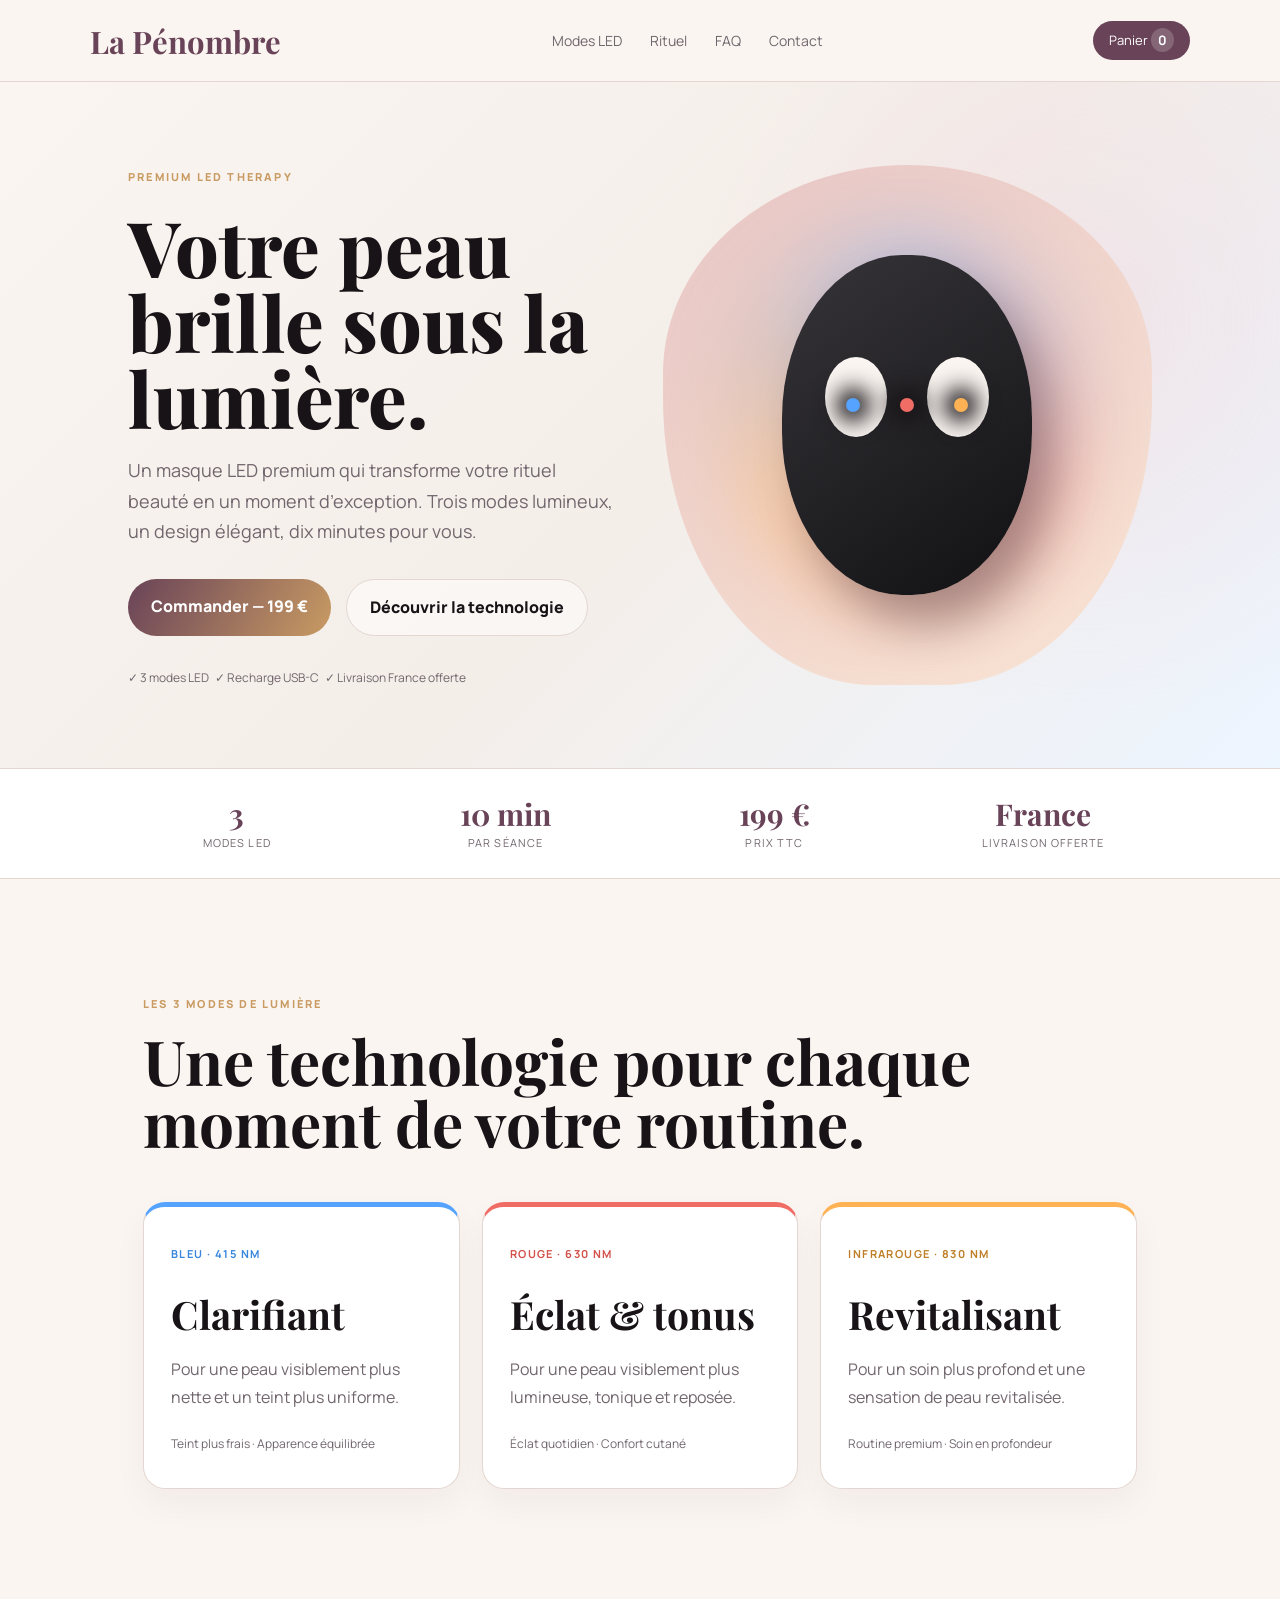
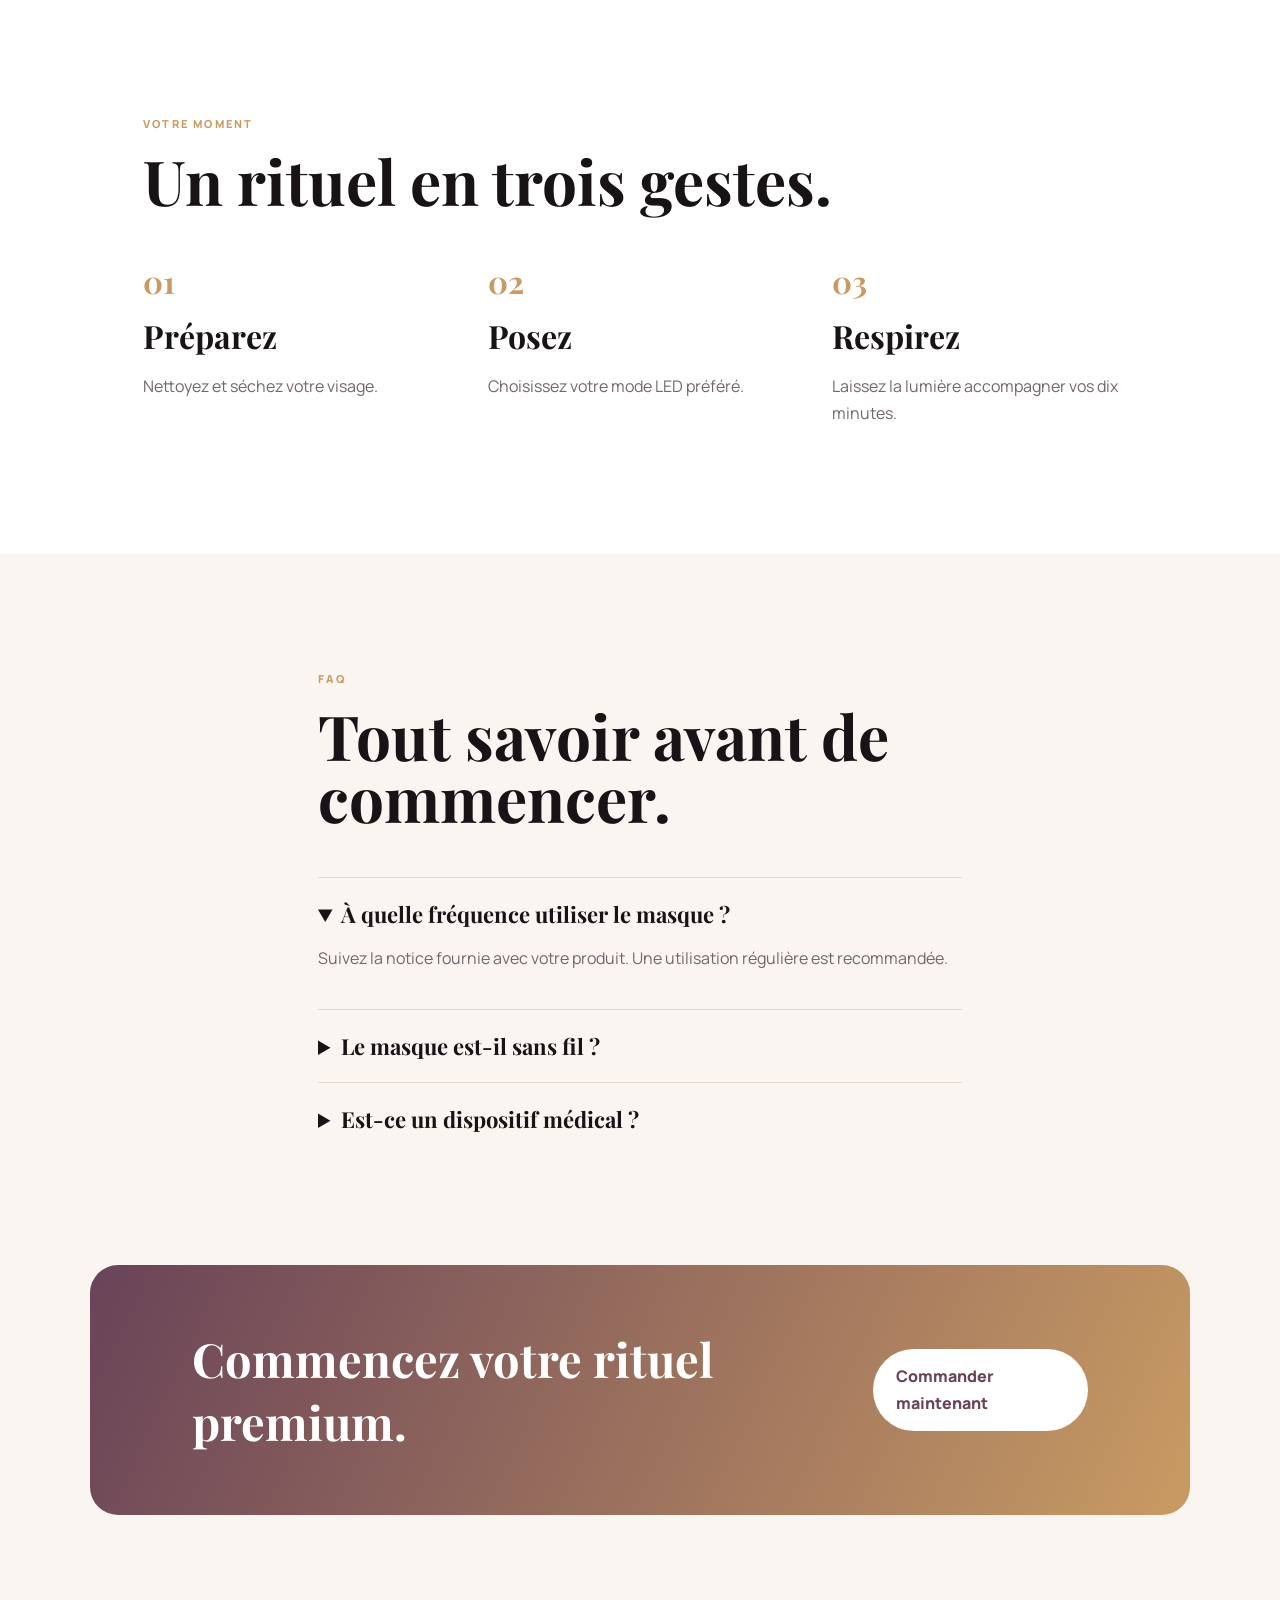
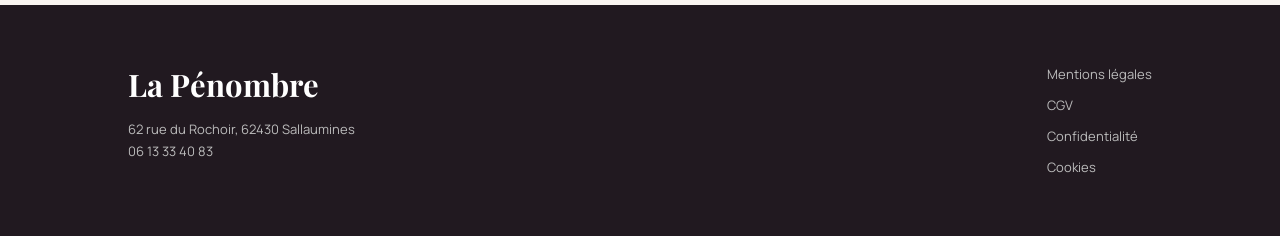
<file: index.html>
<!doctype html><html lang="fr"><head><meta charset="utf-8"><meta name="viewport" content="width=device-width,initial-scale=1"><title>La Pénombre — Masque LED premium</title><meta name="description" content="Masque LED premium La Pénombre, trois modes de lumière et une routine beauté à domicile."><link rel="preconnect" href="https://fonts.googleapis.com"><link rel="preconnect" href="https://fonts.gstatic.com" crossorigin><link href="https://fonts.googleapis.com/css2?family=Manrope:wght@400;600;700;800&family=Playfair+Display:wght@600;700;800&display=swap" rel="stylesheet"><link rel="stylesheet" href="styles.css"></head><body><header class="header"><a class="logo" href="index.html">La Pénombre</a><nav><a href="#modes">Modes LED</a><a href="#rituel">Rituel</a><a href="#faq">FAQ</a><a href="#contact">Contact</a></nav><a class="cart" href="cart.html">Panier <b data-count>0</b></a></header><main><section class="hero"><div class="hero-copy"><span class="eyebrow">PREMIUM LED THERAPY</span><h1>Votre peau brille sous la lumière.</h1><p>Un masque LED premium qui transforme votre rituel beauté en un moment d’exception. Trois modes lumineux, un design élégant, dix minutes pour vous.</p><div class="actions"><a class="btn primary" href="product.html">Commander — 199 €</a><a class="btn secondary" href="#modes">Découvrir la technologie</a></div><div class="trust">✓ 3 modes LED &nbsp; ✓ Recharge USB-C &nbsp; ✓ Livraison France offerte</div></div><div class="visual"><div class="orb"></div><div class="mask"><i class="blue"></i><i class="red"></i><i class="infra"></i></div></div></section><section class="stats"><div><strong>3</strong><span>modes LED</span></div><div><strong>10 min</strong><span>par séance</span></div><div><strong>199 €</strong><span>prix TTC</span></div><div><strong>France</strong><span>livraison offerte</span></div></section><section class="section" id="modes"><span class="eyebrow">LES 3 MODES DE LUMIÈRE</span><h2>Une technologie pour chaque moment de votre routine.</h2><div class="cards"><article class="card blue-card"><b>BLEU · 415 NM</b><h3>Clarifiant</h3><p>Pour une peau visiblement plus nette et un teint plus uniforme.</p><span>Teint plus frais · Apparence équilibrée</span></article><article class="card red-card"><b>ROUGE · 630 NM</b><h3>Éclat & tonus</h3><p>Pour une peau visiblement plus lumineuse, tonique et reposée.</p><span>Éclat quotidien · Confort cutané</span></article><article class="card infra-card"><b>INFRAROUGE · 830 NM</b><h3>Revitalisant</h3><p>Pour un soin plus profond et une sensation de peau revitalisée.</p><span>Routine premium · Soin en profondeur</span></article></div></section><section class="rituel" id="rituel"><div class="section"><span class="eyebrow">VOTRE MOMENT</span><h2>Un rituel en trois gestes.</h2><div class="steps"><div><b>01</b><h3>Préparez</h3><p>Nettoyez et séchez votre visage.</p></div><div><b>02</b><h3>Posez</h3><p>Choisissez votre mode LED préféré.</p></div><div><b>03</b><h3>Respirez</h3><p>Laissez la lumière accompagner vos dix minutes.</p></div></div></div></section><section class="faq section" id="faq"><span class="eyebrow">FAQ</span><h2>Tout savoir avant de commencer.</h2><details open><summary>À quelle fréquence utiliser le masque ?</summary><p>Suivez la notice fournie avec votre produit. Une utilisation régulière est recommandée.</p></details><details><summary>Le masque est-il sans fil ?</summary><p>Oui, il se recharge avec le câble USB-C fourni.</p></details><details><summary>Est-ce un dispositif médical ?</summary><p>Il est conçu pour un usage cosmétique et bien-être. Il ne remplace pas l’avis d’un professionnel de santé.</p></details></section><section class="cta"><h2>Commencez votre rituel premium.</h2><a class="btn light" href="product.html">Commander maintenant</a></section></main><footer id="contact"><div><a class="logo" href="index.html">La Pénombre</a><p>62 rue du Rochoir, 62430 Sallaumines<br>06 13 33 40 83</p></div><div><a href="mentions-legales.html">Mentions légales</a><a href="cgv.html">CGV</a><a href="confidentialite.html">Confidentialité</a><a href="cookies.html">Cookies</a></div></footer><script src="script.js"></script></body></html>
</file>
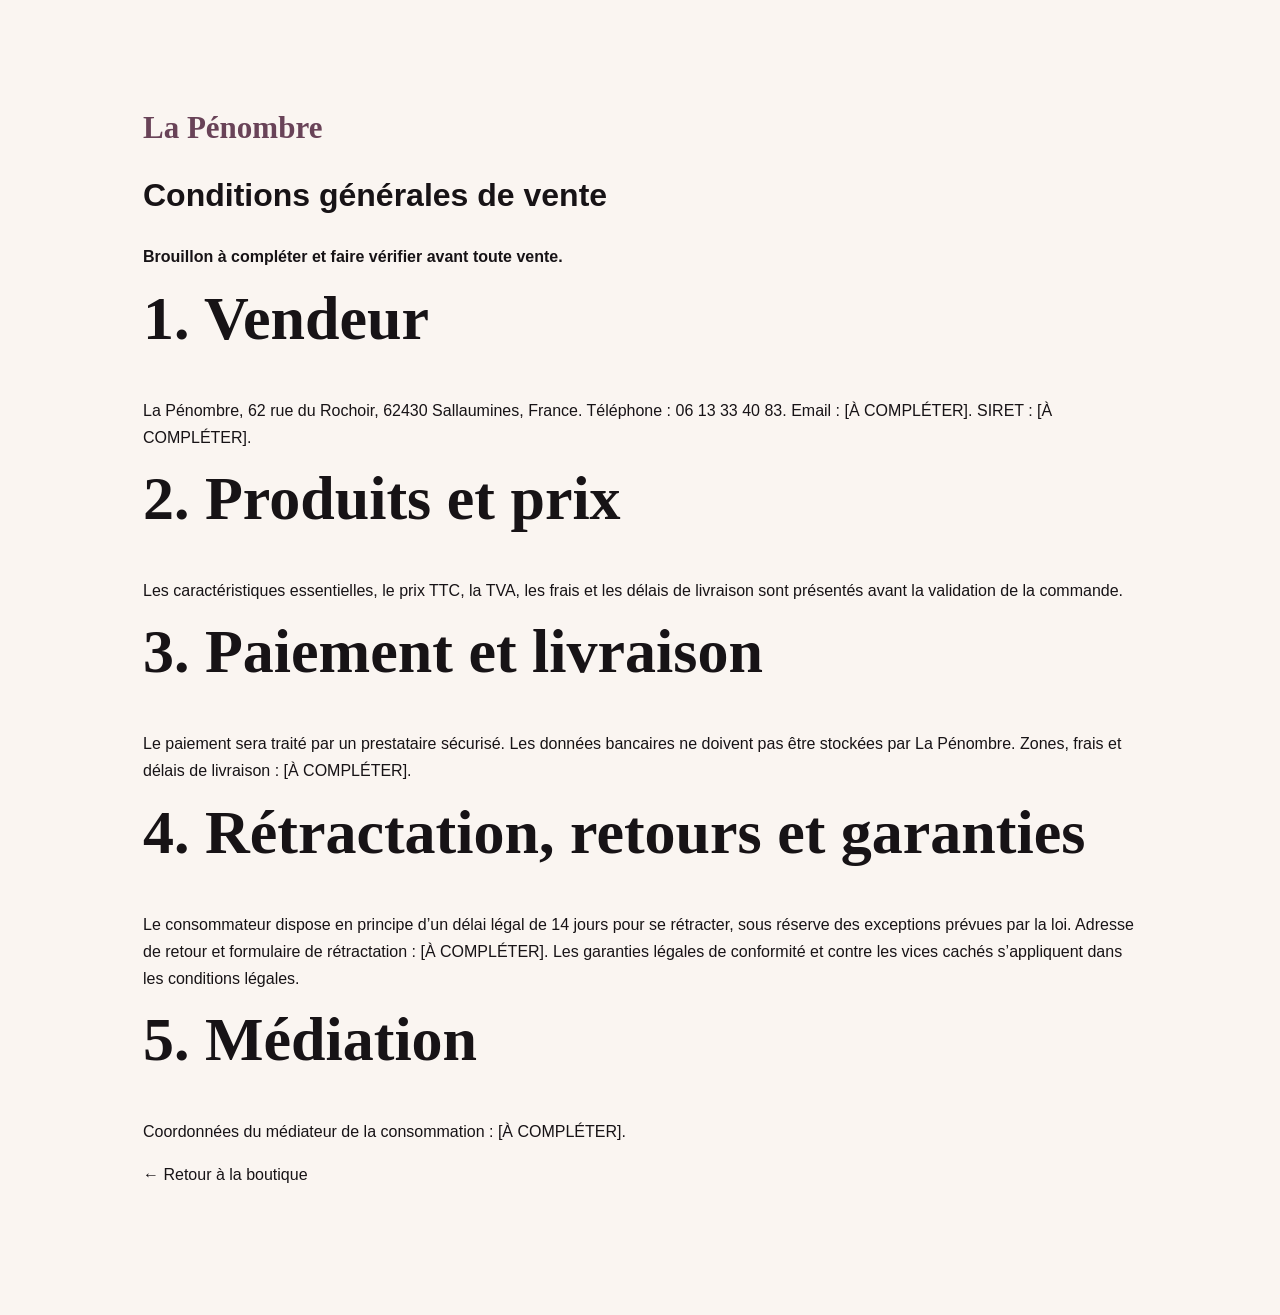
<file: cgv.html>
<!doctype html><html lang="fr"><head><meta charset="utf-8"><meta name="viewport" content="width=device-width,initial-scale=1"><title>CGV — La Pénombre</title><link rel="stylesheet" href="styles.css"></head><body><main class="section legal"><a class="logo" href="index.html">La Pénombre</a><h1>Conditions générales de vente</h1><p><strong>Brouillon à compléter et faire vérifier avant toute vente.</strong></p><h2>1. Vendeur</h2><p>La Pénombre, 62 rue du Rochoir, 62430 Sallaumines, France. Téléphone : 06 13 33 40 83. Email : [À COMPLÉTER]. SIRET : [À COMPLÉTER].</p><h2>2. Produits et prix</h2><p>Les caractéristiques essentielles, le prix TTC, la TVA, les frais et les délais de livraison sont présentés avant la validation de la commande.</p><h2>3. Paiement et livraison</h2><p>Le paiement sera traité par un prestataire sécurisé. Les données bancaires ne doivent pas être stockées par La Pénombre. Zones, frais et délais de livraison : [À COMPLÉTER].</p><h2>4. Rétractation, retours et garanties</h2><p>Le consommateur dispose en principe d’un délai légal de 14 jours pour se rétracter, sous réserve des exceptions prévues par la loi. Adresse de retour et formulaire de rétractation : [À COMPLÉTER]. Les garanties légales de conformité et contre les vices cachés s’appliquent dans les conditions légales.</p><h2>5. Médiation</h2><p>Coordonnées du médiateur de la consommation : [À COMPLÉTER].</p><p><a href="index.html">← Retour à la boutique</a></p></main></body></html>
</file>
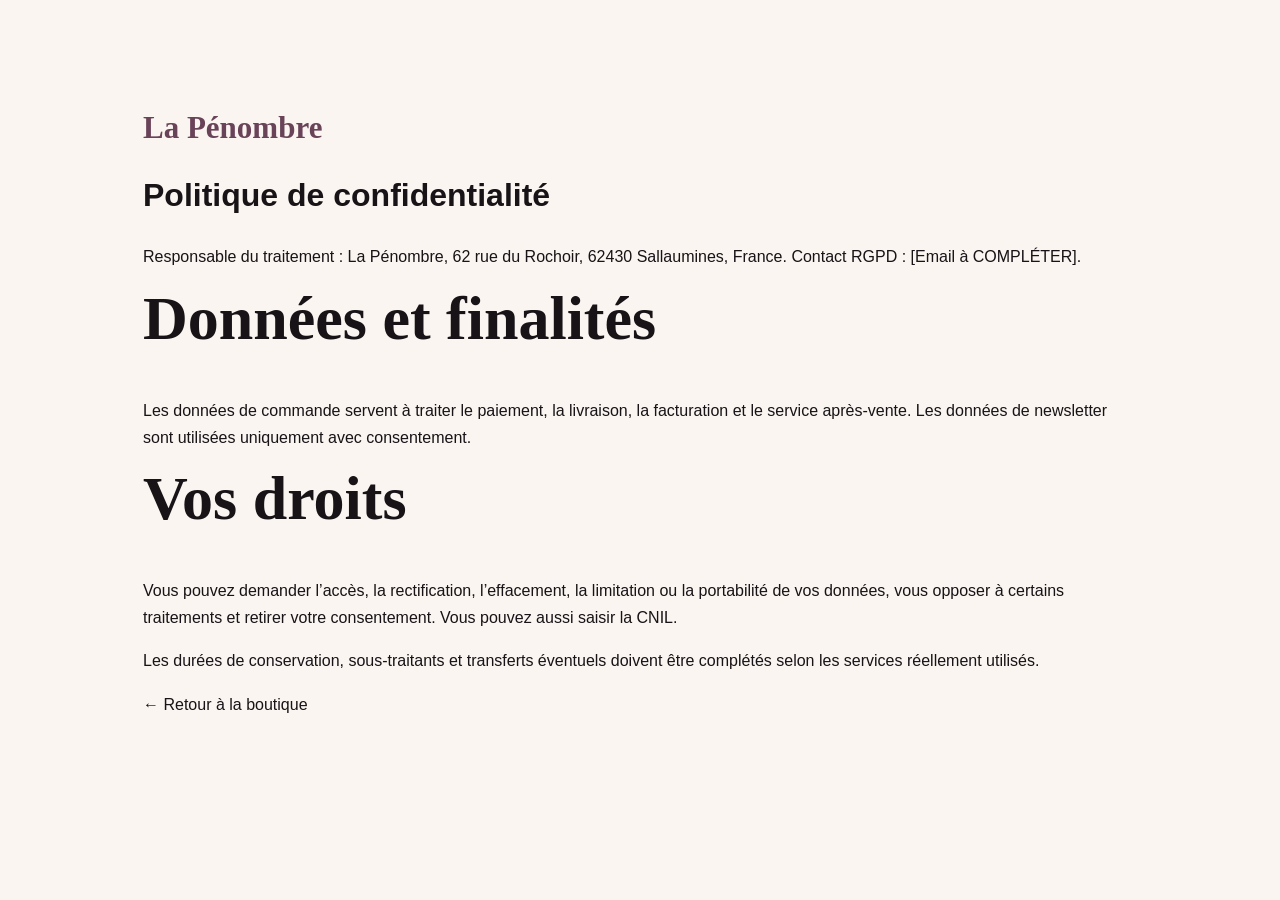
<file: confidentialite.html>
<!doctype html><html lang="fr"><head><meta charset="utf-8"><meta name="viewport" content="width=device-width,initial-scale=1"><title>Confidentialité — La Pénombre</title><link rel="stylesheet" href="styles.css"></head><body><main class="section legal"><a class="logo" href="index.html">La Pénombre</a><h1>Politique de confidentialité</h1><p>Responsable du traitement : La Pénombre, 62 rue du Rochoir, 62430 Sallaumines, France. Contact RGPD : [Email à COMPLÉTER].</p><h2>Données et finalités</h2><p>Les données de commande servent à traiter le paiement, la livraison, la facturation et le service après-vente. Les données de newsletter sont utilisées uniquement avec consentement.</p><h2>Vos droits</h2><p>Vous pouvez demander l’accès, la rectification, l’effacement, la limitation ou la portabilité de vos données, vous opposer à certains traitements et retirer votre consentement. Vous pouvez aussi saisir la CNIL.</p><p>Les durées de conservation, sous-traitants et transferts éventuels doivent être complétés selon les services réellement utilisés.</p><p><a href="index.html">← Retour à la boutique</a></p></main></body></html>
</file>
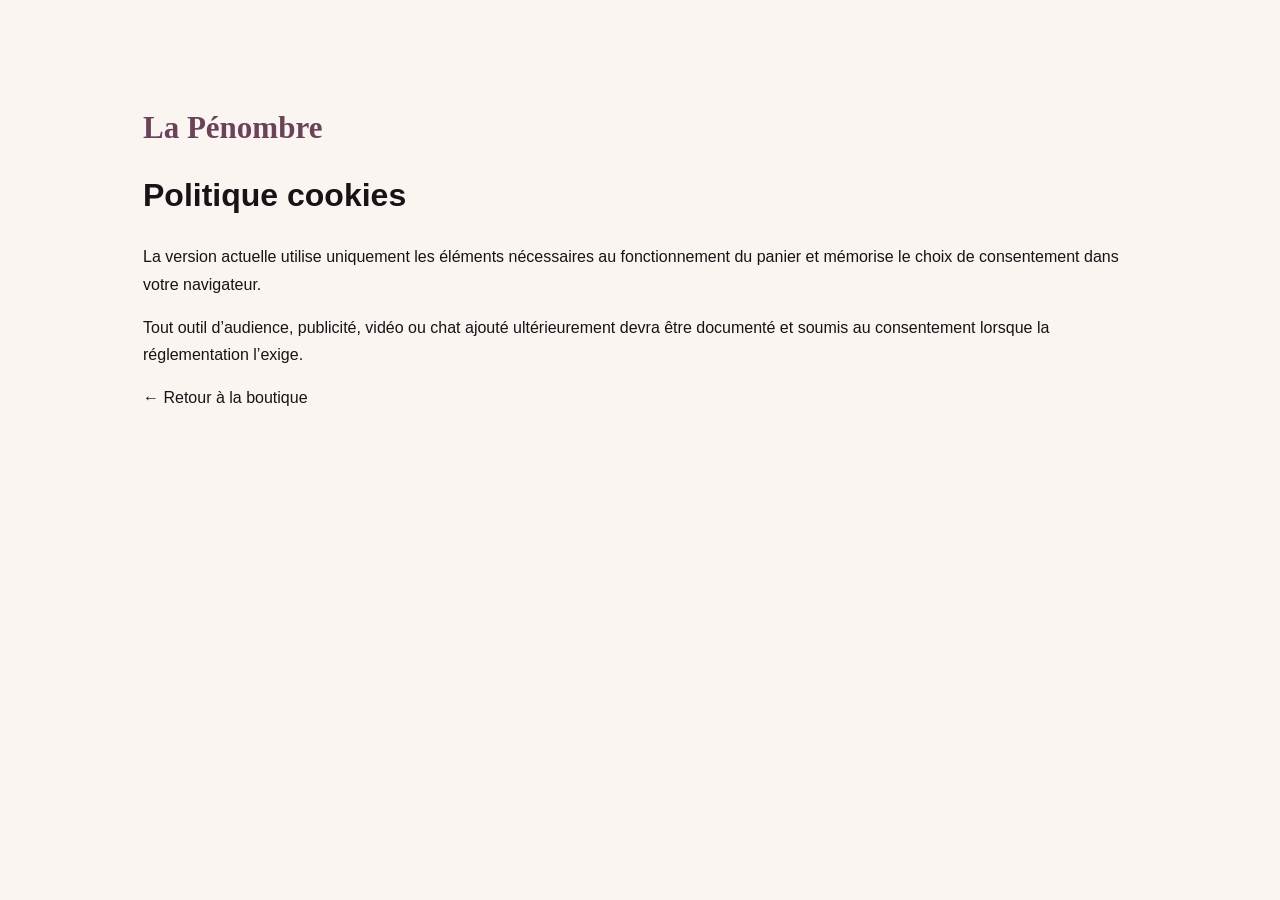
<file: cookies.html>
<!doctype html><html lang="fr"><head><meta charset="utf-8"><meta name="viewport" content="width=device-width,initial-scale=1"><title>Cookies — La Pénombre</title><link rel="stylesheet" href="styles.css"></head><body><main class="section legal"><a class="logo" href="index.html">La Pénombre</a><h1>Politique cookies</h1><p>La version actuelle utilise uniquement les éléments nécessaires au fonctionnement du panier et mémorise le choix de consentement dans votre navigateur.</p><p>Tout outil d’audience, publicité, vidéo ou chat ajouté ultérieurement devra être documenté et soumis au consentement lorsque la réglementation l’exige.</p><p><a href="index.html">← Retour à la boutique</a></p></main></body></html>
</file>
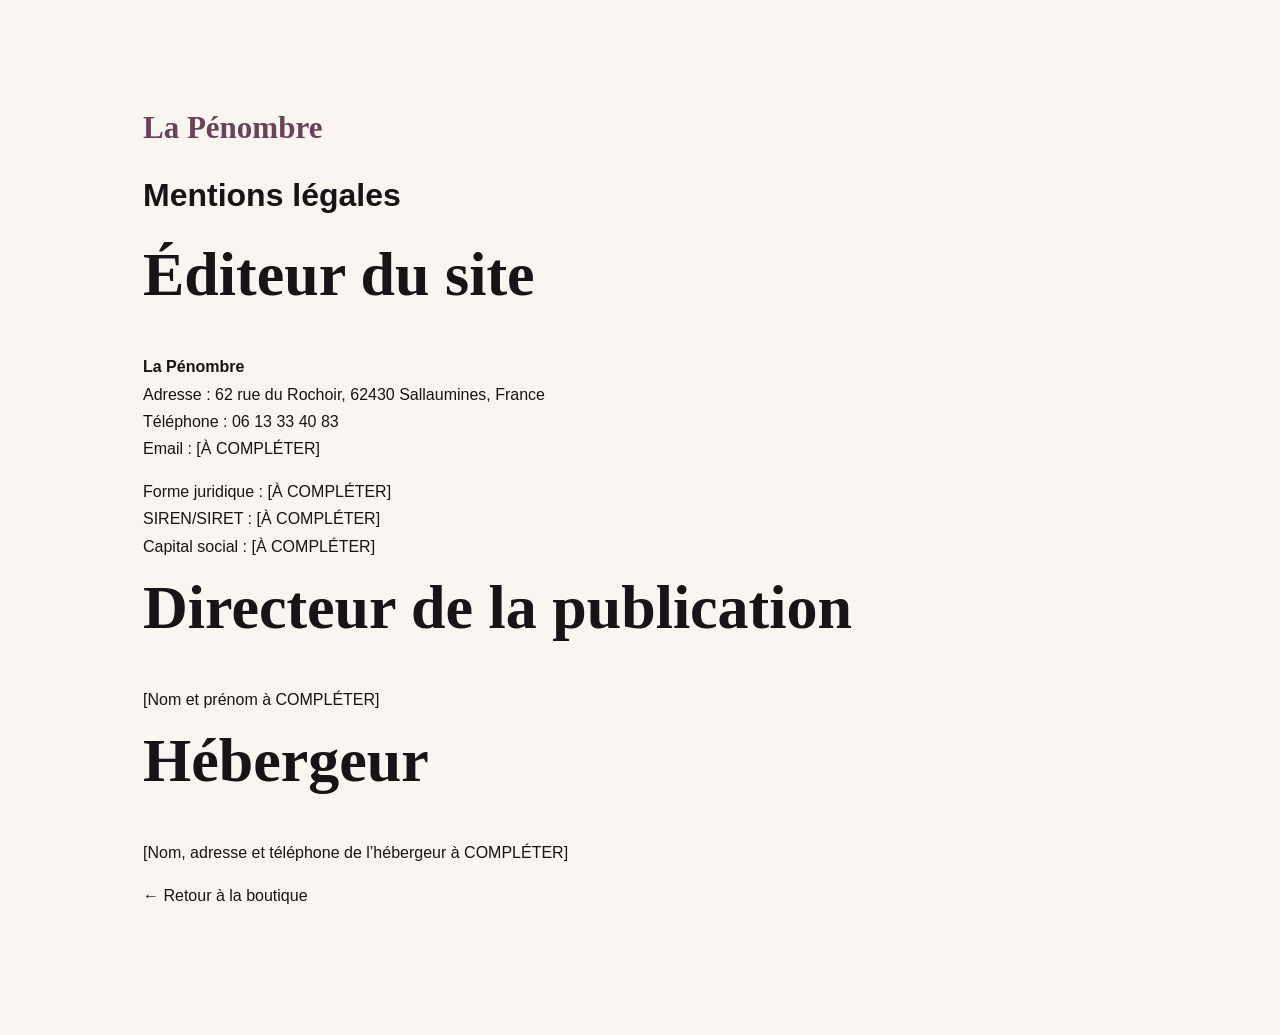
<file: mentions-legales.html>
<!doctype html><html lang="fr"><head><meta charset="utf-8"><meta name="viewport" content="width=device-width,initial-scale=1"><title>Mentions légales — La Pénombre</title><link rel="stylesheet" href="styles.css"></head><body><main class="section legal"><a class="logo" href="index.html">La Pénombre</a><h1>Mentions légales</h1><h2>Éditeur du site</h2><p><strong>La Pénombre</strong><br>Adresse : 62 rue du Rochoir, 62430 Sallaumines, France<br>Téléphone : 06 13 33 40 83<br>Email : [À COMPLÉTER]</p><p>Forme juridique : [À COMPLÉTER]<br>SIREN/SIRET : [À COMPLÉTER]<br>Capital social : [À COMPLÉTER]</p><h2>Directeur de la publication</h2><p>[Nom et prénom à COMPLÉTER]</p><h2>Hébergeur</h2><p>[Nom, adresse et téléphone de l’hébergeur à COMPLÉTER]</p><p><a href="index.html">← Retour à la boutique</a></p></main></body></html>
</file>
<file: styles.css>
:root{--ink:#171316;--muted:#71666d;--cream:#faf5f1;--plum:#694358;--gold:#c99b63;--line:#e4d7d1;--blue:#55a3ff;--red:#f06d65;--infra:#ffb254}*{box-sizing:border-box}html{scroll-behavior:smooth}body{margin:0;background:var(--cream);color:var(--ink);font:16px/1.7 Manrope,Arial,sans-serif;overflow-x:hidden}a{text-decoration:none;color:inherit}.header{height:82px;padding:0 7%;display:flex;align-items:center;justify-content:space-between;position:sticky;top:0;z-index:5;background:#faf5f1dd;backdrop-filter:blur(16px);border-bottom:1px solid var(--line)}.logo{font:700 31px 'Playfair Display',serif;color:var(--plum)}nav{display:flex;gap:28px;color:var(--muted);font-size:14px}nav a:hover{color:var(--plum)}.cart{background:var(--plum);color:white;padding:8px 16px;border-radius:99px;font-size:13px}.cart b{background:#ffffff30;padding:3px 7px;border-radius:50%}.hero{min-height:680px;padding:80px 10%;display:grid;grid-template-columns:1fr 1fr;align-items:center;gap:45px;background:radial-gradient(circle at 85% 35%,#e8c4d744,transparent 34%),linear-gradient(135deg,#faf5f1,#f4eee9 55%,#edf5ff)}.eyebrow{color:var(--gold);font-size:11px;font-weight:800;letter-spacing:.2em}.hero h1{font:800 clamp(48px,6vw,88px)/.98 'Playfair Display',serif;max-width:650px;margin:20px 0}.hero p{max-width:540px;color:var(--muted);font-size:18px}.actions{display:flex;gap:15px;flex-wrap:wrap;margin:32px 0}.btn{display:inline-block;padding:14px 23px;border-radius:99px;font-weight:800;transition:.3s;cursor:pointer}.btn:hover{transform:translateY(-4px);box-shadow:0 15px 28px #69435835}.primary{background:linear-gradient(120deg,var(--plum),var(--gold));color:white}.secondary{border:1px solid var(--line);background:#ffffff80}.light{background:white;color:var(--plum)}.trust{font-size:12px;color:var(--muted)}.visual{height:520px;display:grid;place-items:center;position:relative;border-radius:50% 50% 43% 43%/40% 40% 55% 55%;background:linear-gradient(145deg,#e8c6c5,#f9e5d5);overflow:hidden}.orb{position:absolute;width:75%;height:75%;border-radius:50%;background:conic-gradient(var(--blue),var(--red),var(--infra),var(--blue));filter:blur(35px);opacity:.32;animation:spin 9s linear infinite}.mask{position:relative;width:250px;height:340px;border-radius:48%;background:linear-gradient(145deg,#363438,#111114);box-shadow:20px 28px 45px #3c283866;animation:float 5s ease-in-out infinite;z-index:1}.mask:before,.mask:after{content:'';position:absolute;top:102px;width:62px;height:80px;border-radius:50%;background:#faf5f1}.mask:before{left:43px}.mask:after{right:43px}.mask i{position:absolute;top:143px;width:14px;height:14px;border-radius:50%;z-index:2;box-shadow:0 0 22px 10px}.blue{left:64px;background:var(--blue);box-shadow:0 0 22px 10px #55a3ff99}.red{left:118px;background:var(--red);box-shadow:0 0 22px 10px #f06d6599}.infra{right:64px;background:var(--infra);box-shadow:0 0 22px 10px #ffb25499}@keyframes float{50%{transform:translateY(-18px) rotate(1deg)}}@keyframes spin{to{transform:rotate(360deg)}}.stats{display:grid;grid-template-columns:repeat(4,1fr);background:white;border-block:1px solid var(--line);padding:25px 8%;text-align:center}.stats div{display:flex;flex-direction:column}.stats strong{font:700 30px 'Playfair Display',serif;color:var(--plum)}.stats span{font-size:11px;text-transform:uppercase;color:var(--muted);letter-spacing:.1em}.section{padding:110px 10%;max-width:1250px;margin:auto}.section h2,.rituel h2{font:700 clamp(38px,5vw,62px)/1 'Playfair Display',serif;margin:14px 0 48px}.cards{display:grid;grid-template-columns:repeat(3,1fr);gap:22px}.card{min-height:270px;padding:32px 27px;border-radius:22px;background:#fff;border:1px solid var(--line);box-shadow:0 15px 35px #3b20200b;transition:.35s}.card:hover{transform:translateY(-12px) rotate(.5deg);box-shadow:0 25px 50px #3b202026}.card b{font-size:11px;letter-spacing:.13em}.card h3{font:700 39px 'Playfair Display',serif;margin:22px 0 8px}.card p{color:var(--muted);margin-bottom:18px}.card span{font-size:12px;color:var(--muted)}.blue-card{border-top:5px solid var(--blue)}.blue-card b{color:#3987dd}.red-card{border-top:5px solid var(--red)}.red-card b{color:#d2514b}.infra-card{border-top:5px solid var(--infra)}.infra-card b{color:#be7f28}.rituel{background:white}.rituel .section{padding-block:110px}.steps{display:grid;grid-template-columns:repeat(3,1fr);gap:40px}.steps b{font:700 31px 'Playfair Display',serif;color:var(--gold)}.steps h3{font:700 32px 'Playfair Display',serif;margin:12px 0}.steps p{color:var(--muted)}.faq{max-width:900px}.faq details{border-top:1px solid var(--line);padding:21px 0}.faq summary{cursor:pointer;font:700 22px 'Playfair Display',serif}.faq details p{color:var(--muted)}.cta{margin:0 7% 90px;padding:62px 8%;border-radius:28px;color:white;display:flex;align-items:center;justify-content:space-between;gap:25px;background:linear-gradient(115deg,var(--plum),var(--gold),var(--red));background-size:200% 200%;animation:gradient 8s ease infinite}.cta h2{font:700 47px 'Playfair Display',serif;margin:0}@keyframes gradient{0%,100%{background-position:0% 50%}50%{background-position:100% 50%}}footer{padding:58px 10%;background:#211920;color:#ddd;display:flex;justify-content:space-between;gap:30px}footer .logo{color:white}footer p,footer a{font-size:13px;color:#bbb}footer div:last-child{display:flex;flex-direction:column;gap:9px}@media(max-width:750px){header{padding:0 5%}nav{display:none}.hero{grid-template-columns:1fr;padding:60px 7%}.hero h1{font-size:52px}.visual{height:380px}.stats{grid-template-columns:repeat(2,1fr);gap:20px}.section{padding:75px 7%}.cards,.steps{grid-template-columns:1fr}.cta{margin:0 5% 60px;display:block}.cta h2{font-size:40px;margin-bottom:25px}footer{padding:45px 7%;display:block}footer div:last-child{margin-top:25px}}
</file>
